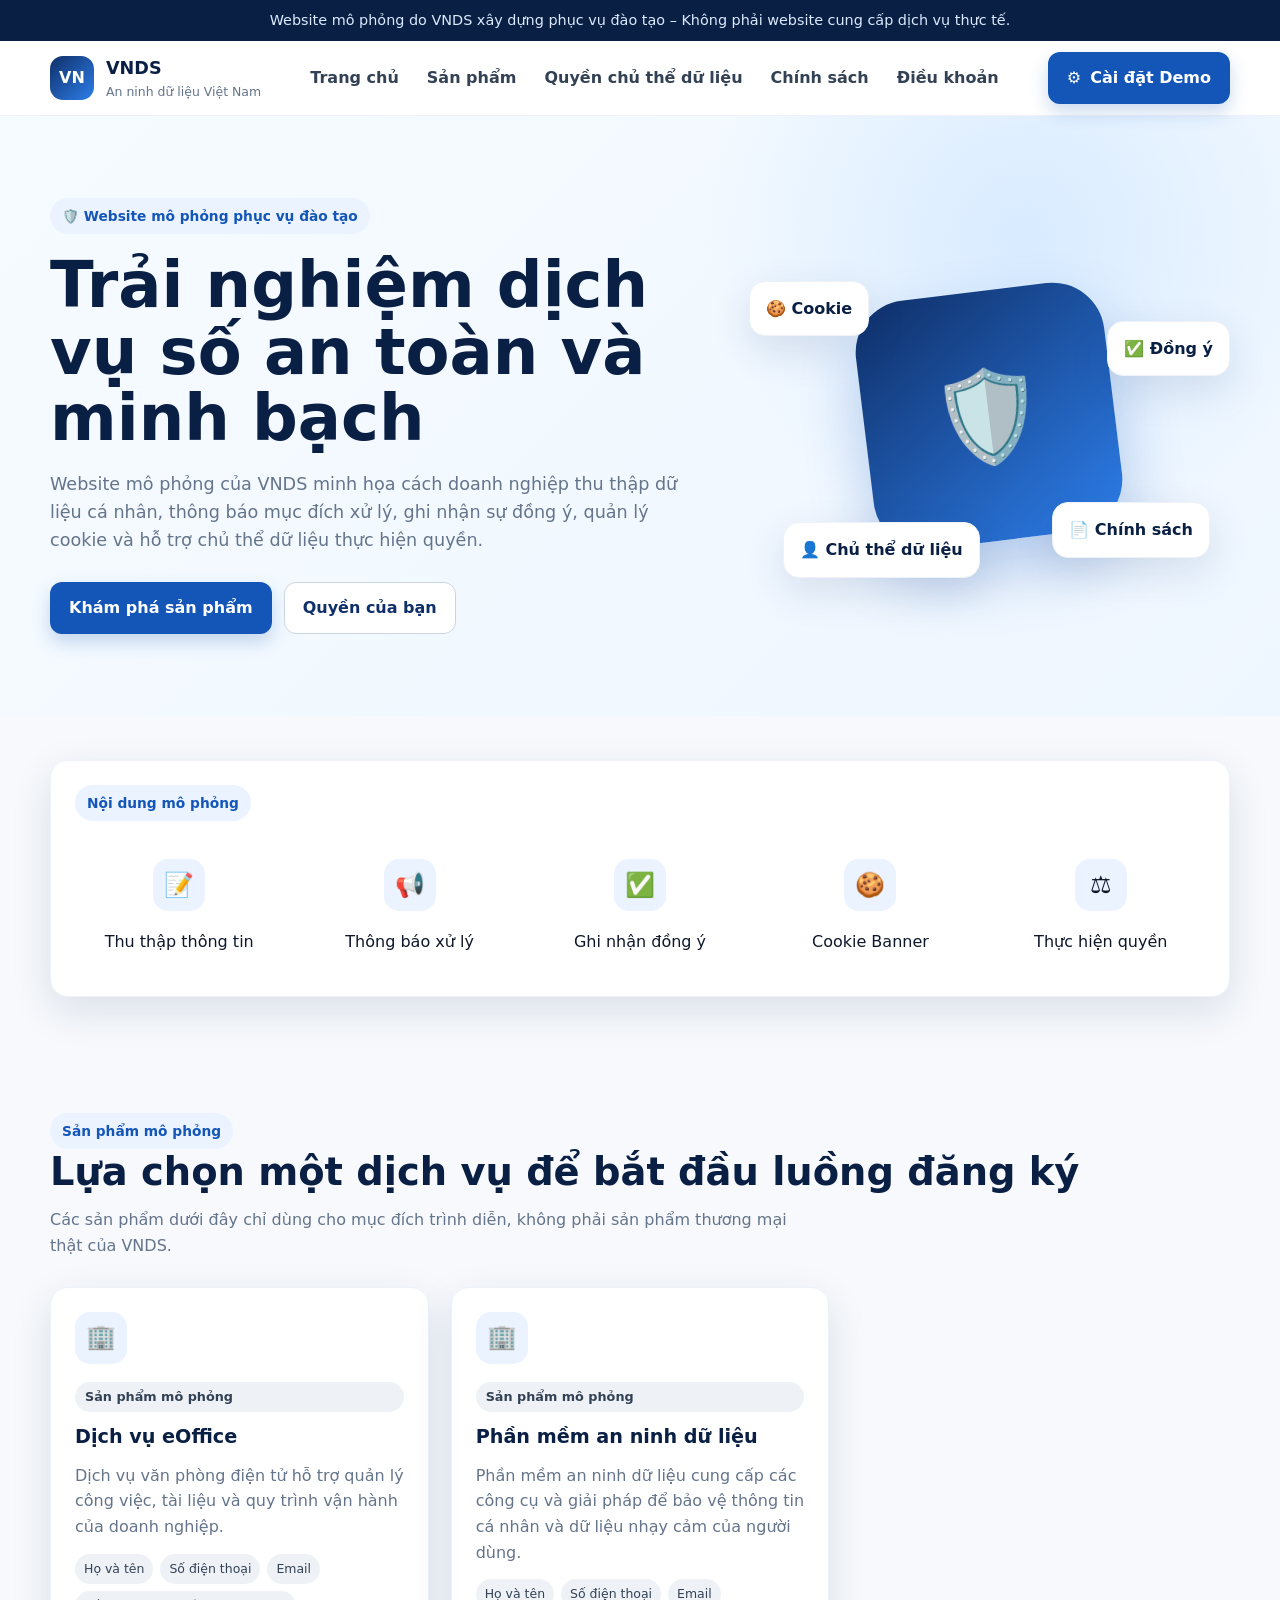
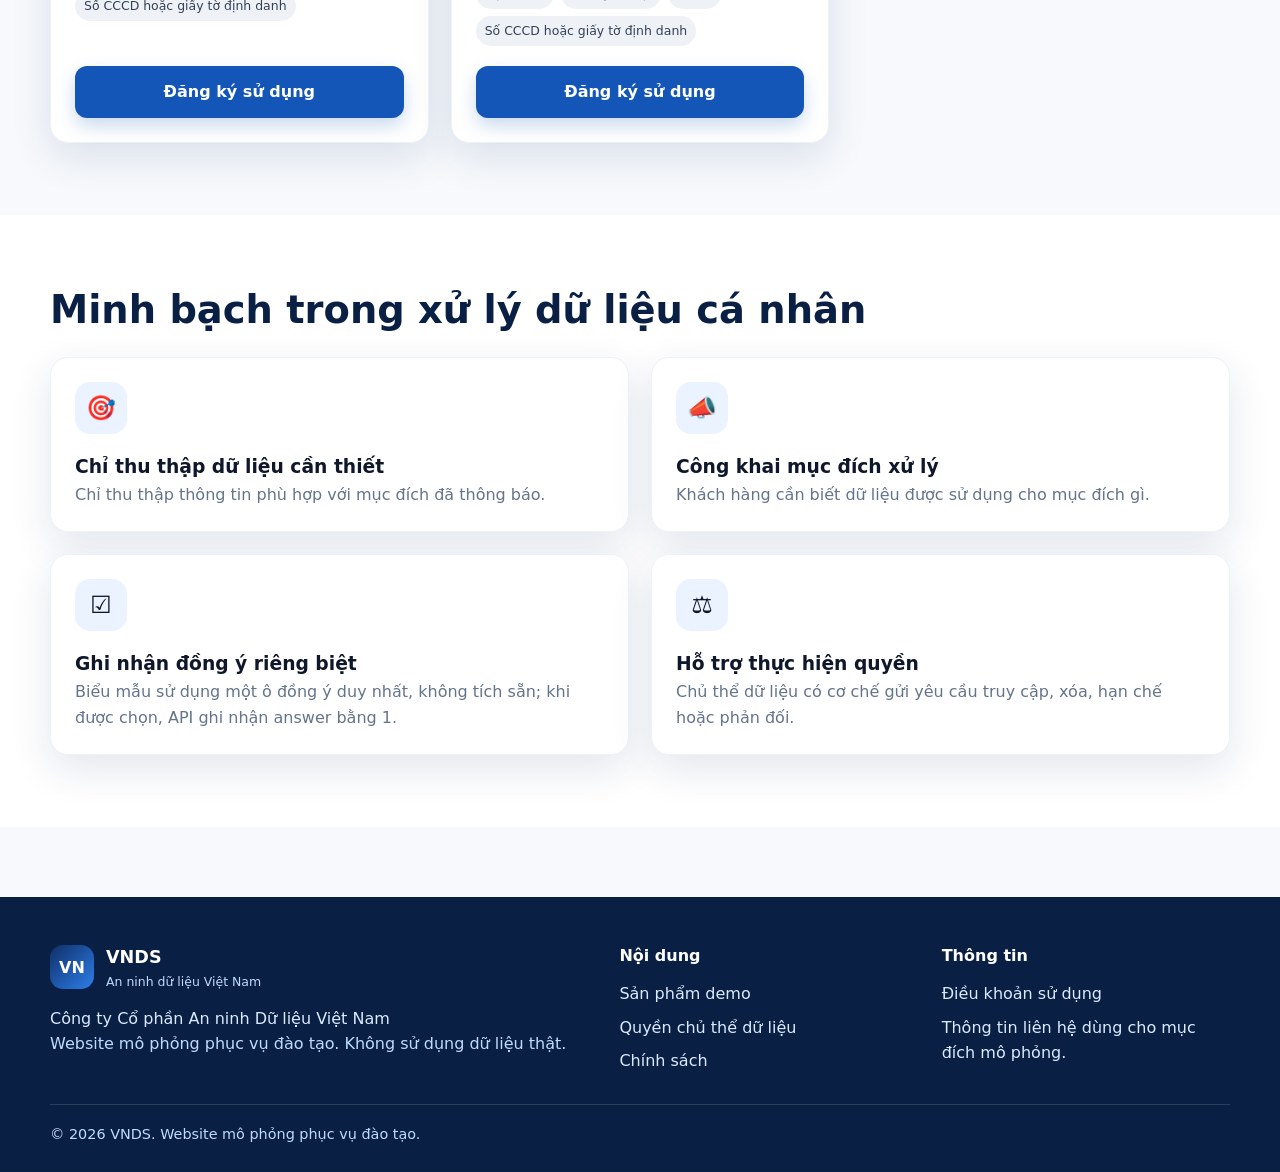
<file: index.html>
<!doctype html>
<html lang="vi">

<head>
    <meta charset="utf-8">
    <meta name="viewport" content="width=device-width,initial-scale=1">
    <meta name="description" content="Website mô phỏng đào tạo bảo vệ dữ liệu cá nhân của VNDS">
    <title>VNDS – Website mô phỏng đào tạo</title>
    <link rel="stylesheet" href="css/reset.css">
    <link rel="stylesheet" href="css/variables.css">
    <link rel="stylesheet" href="css/common.css">
    <link rel="stylesheet" href="css/layout.css">
    <link rel="stylesheet" href="css/components.css">
    <link rel="stylesheet" href="css/pages.css">
    <link rel="stylesheet" href="css/responsive.css">
</head>

<body>
    <div data-site-header></div>
    <main>
        <section class="hero">
            <div class="container hero-grid">
                <div><span class="eyebrow">🛡️ Website mô phỏng phục vụ đào tạo</span>
                    <h1>Trải nghiệm dịch vụ số an toàn và minh bạch</h1>
                    <p>Website mô phỏng của VNDS minh họa cách doanh nghiệp thu thập dữ liệu cá nhân, thông báo mục đích
                        xử lý, ghi nhận sự đồng ý, quản lý cookie và hỗ trợ chủ thể dữ liệu thực hiện quyền.</p>
                    <div class="hero-actions"><a class="btn btn-primary" href="#products">Khám phá sản phẩm</a><a
                            class="btn btn-secondary" href="data-subject-rights.html">Quyền của bạn</a></div>
                </div>
                <div class="hero-visual">
                    <div class="shield-orbit">🛡️</div>
                    <div class="float-card float-a">🍪 Cookie</div>
                    <div class="float-card float-b">✅ Đồng ý</div>
                    <div class="float-card float-c">👤 Chủ thể dữ liệu</div>
                    <div class="float-card float-d">📄 Chính sách</div>
                </div>
            </div>
        </section>
        <section class="section-sm">
            <div class="container">
                <div class="card"><span class="eyebrow">Nội dung mô phỏng</span>
                    <div class="grid training-grid" style="margin-top:20px">
                        <div class="training-item">
                            <div class="card-icon">📝</div>Thu thập thông tin
                        </div>
                        <div class="training-item">
                            <div class="card-icon">📢</div>Thông báo xử lý
                        </div>
                        <div class="training-item">
                            <div class="card-icon">✅</div>Ghi nhận đồng ý
                        </div>
                        <div class="training-item">
                            <div class="card-icon">🍪</div>Cookie Banner
                        </div>
                        <div class="training-item">
                            <div class="card-icon">⚖️</div>Thực hiện quyền
                        </div>
                    </div>
                </div>
            </div>
        </section>
        <section class="section" id="products">
            <div class="container"><span class="eyebrow">Sản phẩm mô phỏng</span>
                <h2 class="section-title">Lựa chọn một dịch vụ để bắt đầu luồng đăng ký</h2>
                <p class="section-subtitle">Các sản phẩm dưới đây chỉ dùng cho mục đích trình diễn, không phải sản phẩm
                    thương mại thật của VNDS.</p>
                <div class="grid grid-3" id="productGrid" style="margin-top:28px"></div>
            </div>
        </section>
        <section class="section" style="background:white">
            <div class="container">
                <h2 class="section-title">Minh bạch trong xử lý dữ liệu cá nhân</h2>
                <div class="grid grid-2" style="margin-top:24px">
                    <div class="card">
                        <div class="card-icon">🎯</div>
                        <h3>Chỉ thu thập dữ liệu cần thiết</h3>
                        <p class="muted">Chỉ thu thập thông tin phù hợp với mục đích đã thông báo.</p>
                    </div>
                    <div class="card">
                        <div class="card-icon">📣</div>
                        <h3>Công khai mục đích xử lý</h3>
                        <p class="muted">Khách hàng cần biết dữ liệu được sử dụng cho mục đích gì.</p>
                    </div>
                    <div class="card">
                        <div class="card-icon">☑️</div>
                        <h3>Ghi nhận đồng ý riêng biệt</h3>
                        <p class="muted">Biểu mẫu sử dụng một ô đồng ý duy nhất, không tích sẵn; khi được chọn, API ghi
                            nhận answer bằng 1.</p>
                    </div>
                    <div class="card">
                        <div class="card-icon">⚖️</div>
                        <h3>Hỗ trợ thực hiện quyền</h3>
                        <p class="muted">Chủ thể dữ liệu có cơ chế gửi yêu cầu truy cập, xóa, hạn chế hoặc phản đối.</p>
                    </div>
                </div>
            </div>
        </section>
    </main>
    <div data-site-footer></div>
    <script src="js/data.js"></script>
    <script src="js/storage.js"></script>
    <script src="js/utils.js"></script>
    <script src="js/api.js"></script>
    <script src="js/toast.js"></script>
    <script src="js/modal.js"></script>
    <script src="js/layout.js"></script>
    <script src="js/cookie-banner.js"></script>
    <script src="js/settings.js"></script>
    <script src="js/products.js"></script>
    <script src="js/registration.js"></script>
    <script src="js/rights.js"></script>
    <script src="js/right-request.js"></script>
    <script src="js/privacy-policy.js"></script>
    <script src="js/app.js"></script>
</body>

</html>
</file>
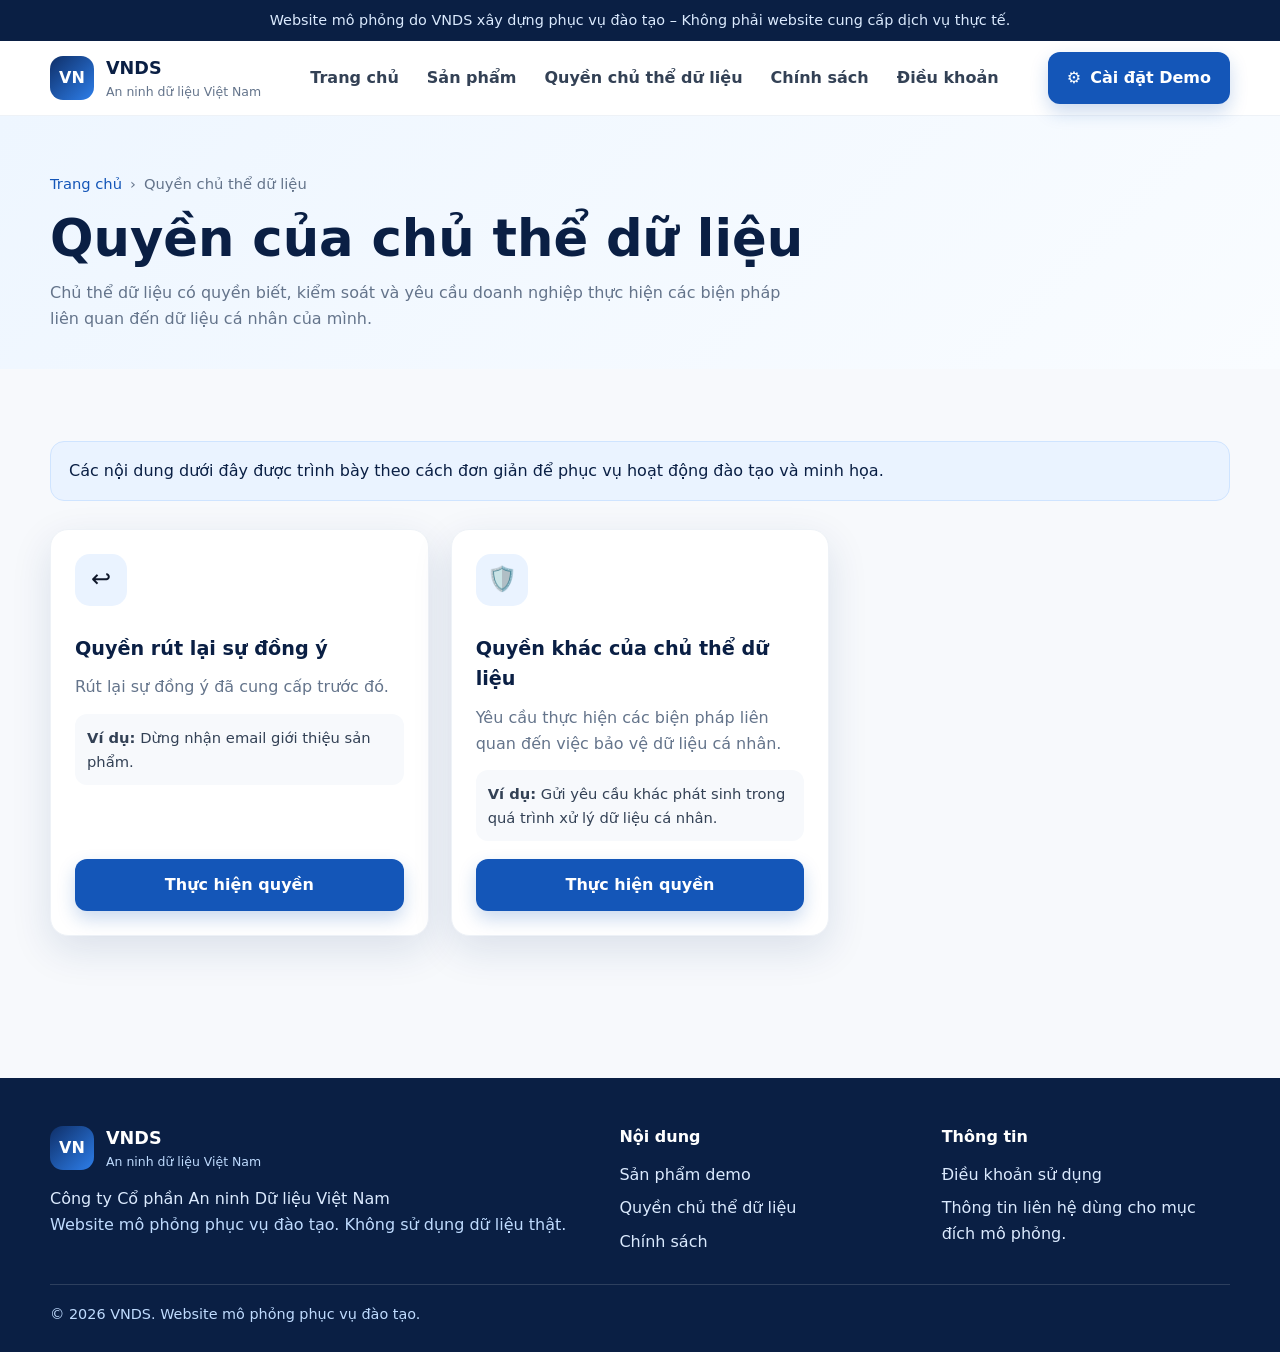
<file: data-subject-rights.html>
<!doctype html>
<html lang="vi">

<head>
    <meta charset="utf-8">
    <meta name="viewport" content="width=device-width,initial-scale=1">
    <meta name="description" content="Website mô phỏng đào tạo bảo vệ dữ liệu cá nhân của VNDS">
    <title>Quyền chủ thể dữ liệu – VNDS</title>
    <link rel="stylesheet" href="css/reset.css">
    <link rel="stylesheet" href="css/variables.css">
    <link rel="stylesheet" href="css/common.css">
    <link rel="stylesheet" href="css/layout.css">
    <link rel="stylesheet" href="css/components.css">
    <link rel="stylesheet" href="css/pages.css">
    <link rel="stylesheet" href="css/responsive.css">
</head>

<body>
    <div data-site-header></div>
    <main>
        <section class="page-hero">
            <div class="container">
                <div class="breadcrumbs"><a href="index.html">Trang chủ</a><span>›</span><span>Quyền chủ thể dữ
                        liệu</span></div>
                <h1>Quyền của chủ thể dữ liệu</h1>
                <p class="section-subtitle">Chủ thể dữ liệu có quyền biết, kiểm soát và yêu cầu doanh nghiệp thực hiện
                    các biện pháp liên quan đến dữ liệu cá nhân của mình.</p>
            </div>
        </section>
        <section class="section">
            <div class="container">
                <div class="notice">Các nội dung dưới đây được trình bày theo cách đơn giản để phục vụ hoạt động đào tạo
                    và minh họa.</div>
                <div class="grid grid-3" id="rightsGrid" style="margin-top:28px"></div>
            </div>
        </section>
    </main>
    <div data-site-footer></div>
    <script src="js/data.js"></script>
    <script src="js/storage.js"></script>
    <script src="js/utils.js"></script>
    <script src="js/api.js"></script>
    <script src="js/toast.js"></script>
    <script src="js/modal.js"></script>
    <script src="js/layout.js"></script>
    <script src="js/cookie-banner.js"></script>
    <script src="js/settings.js"></script>
    <script src="js/products.js"></script>
    <script src="js/registration.js"></script>
    <script src="js/rights.js"></script>
    <script src="js/right-request.js"></script>
    <script src="js/privacy-policy.js"></script>
    <script src="js/app.js"></script>
</body>

</html>
</file>
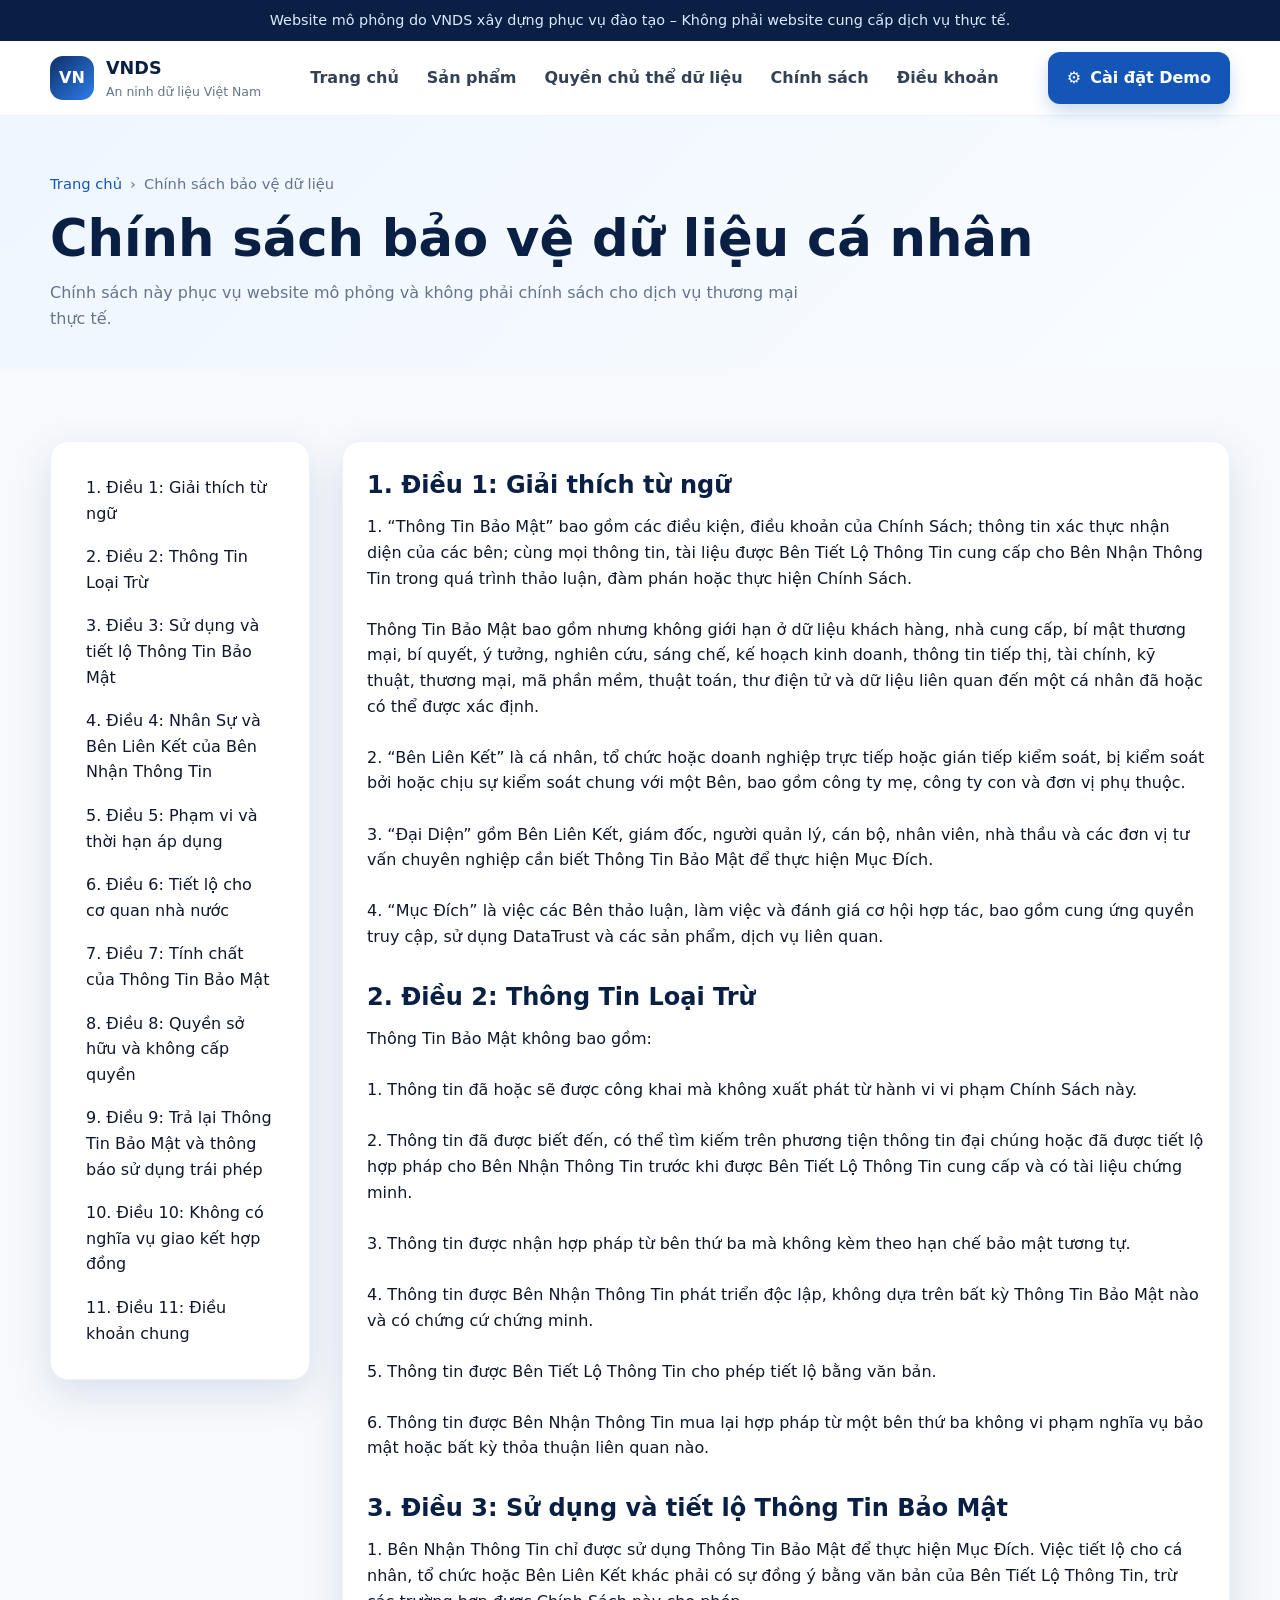
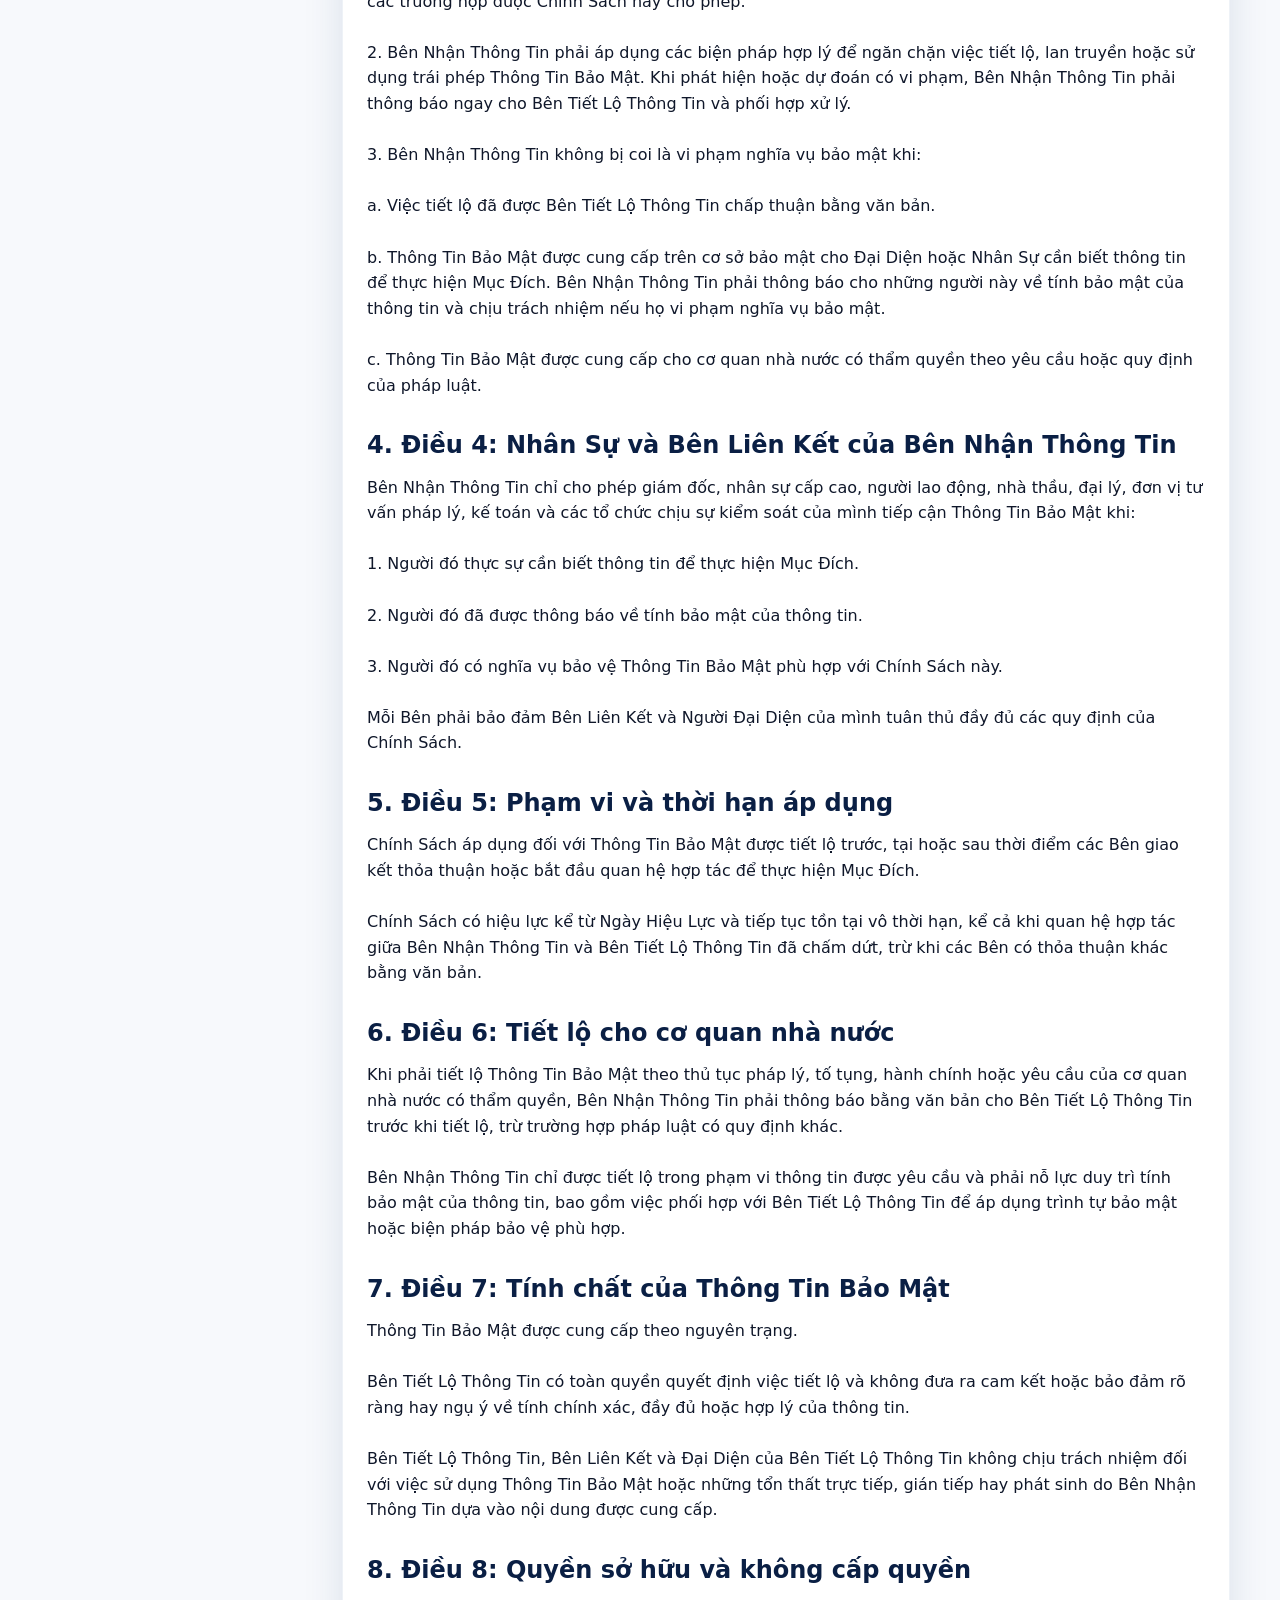
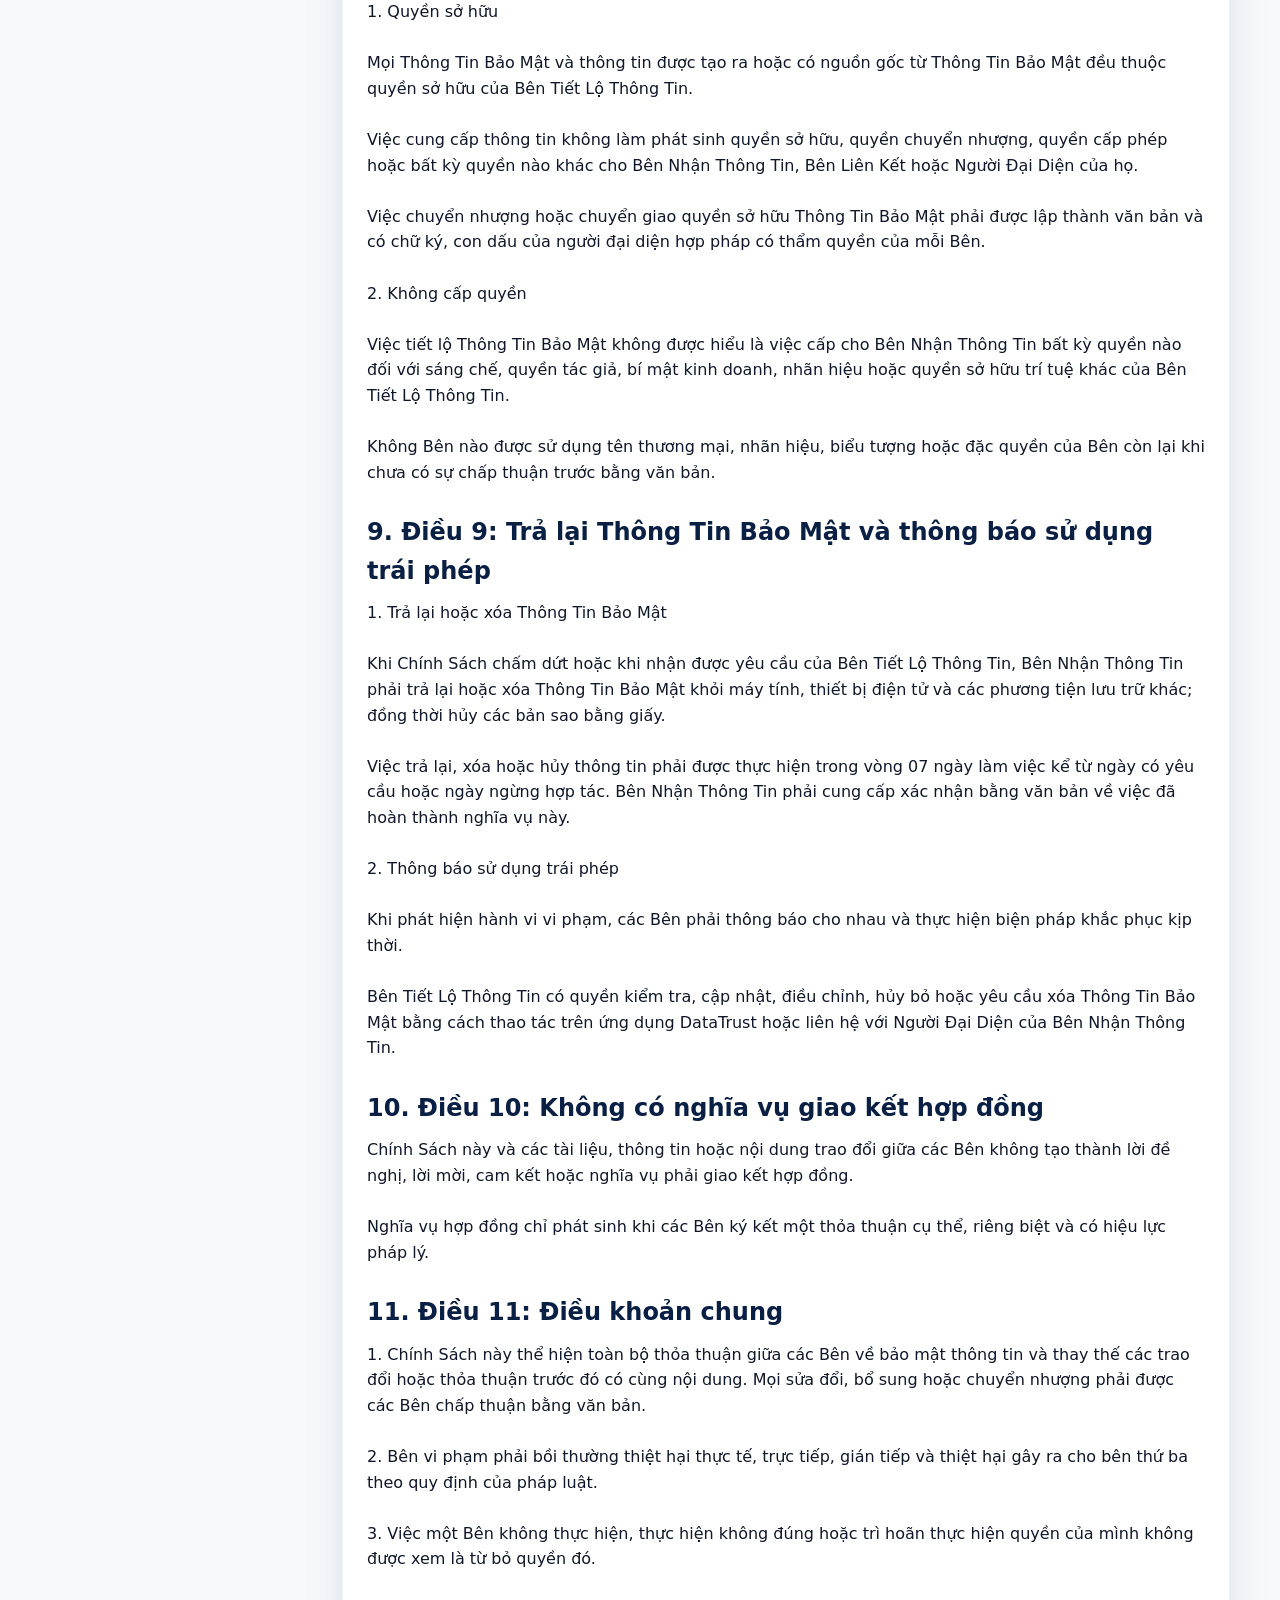
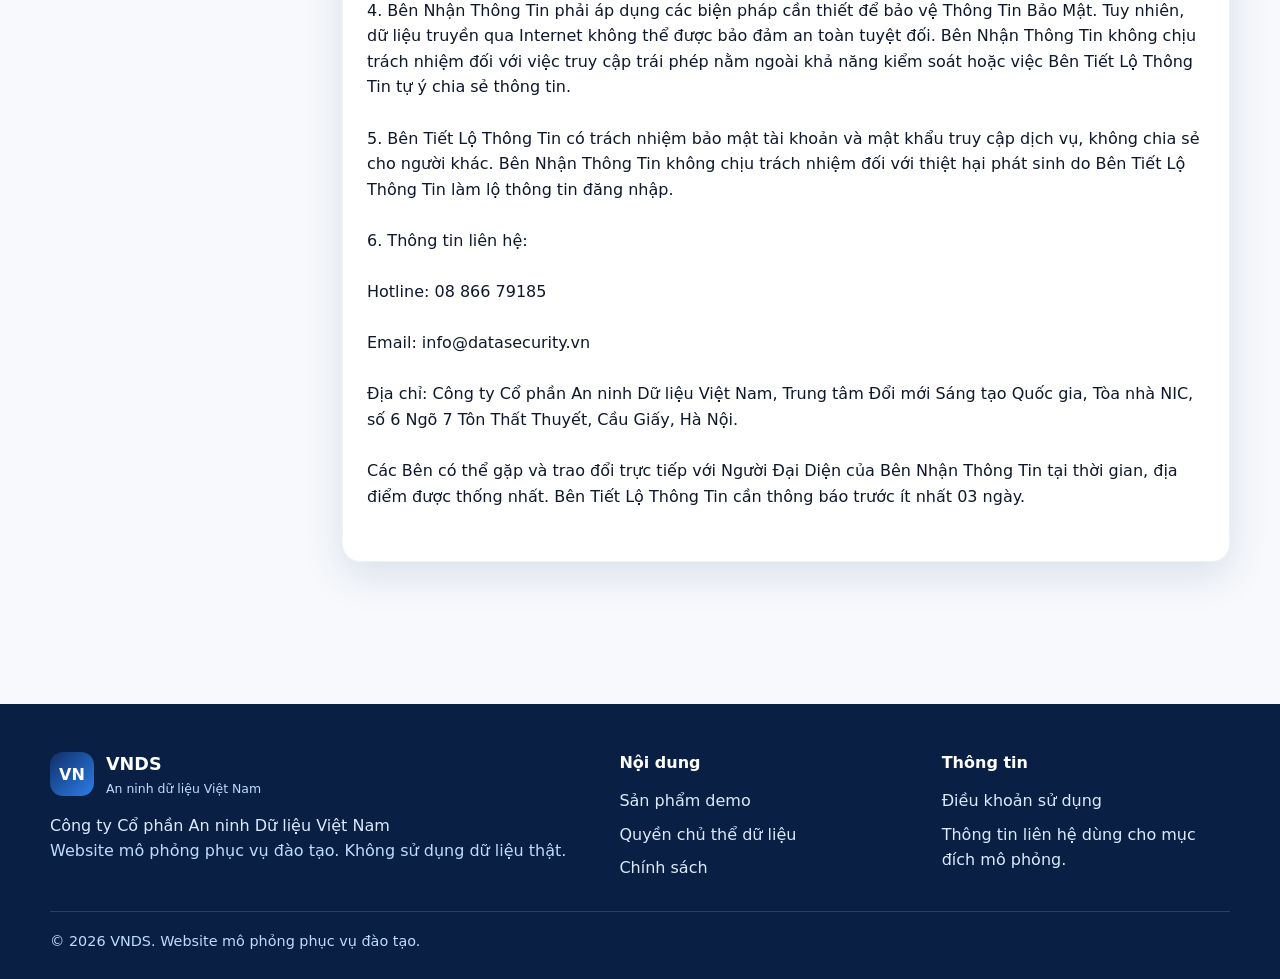
<file: privacy-policy.html>
<!doctype html>
<html lang="vi">

<head>
    <meta charset="utf-8">
    <meta name="viewport" content="width=device-width,initial-scale=1">
    <meta name="description" content="Website mô phỏng đào tạo bảo vệ dữ liệu cá nhân của VNDS">
    <title>Chính sách bảo vệ dữ liệu – VNDS</title>
    <link rel="stylesheet" href="css/reset.css">
    <link rel="stylesheet" href="css/variables.css">
    <link rel="stylesheet" href="css/common.css">
    <link rel="stylesheet" href="css/layout.css">
    <link rel="stylesheet" href="css/components.css">
    <link rel="stylesheet" href="css/pages.css">
    <link rel="stylesheet" href="css/responsive.css">
</head>

<body>
    <div data-site-header></div>
    <main>
        <section class="page-hero">
            <div class="container">
                <div class="breadcrumbs"><a href="index.html">Trang chủ</a><span>›</span><span>Chính sách bảo vệ dữ
                        liệu</span></div>
                <h1>Chính sách bảo vệ dữ liệu cá nhân</h1>
                <p class="section-subtitle">Chính sách này phục vụ website mô phỏng và không phải chính sách cho dịch vụ
                    thương mại thực tế.</p>
            </div>
        </section>
        <section class="section">
            <div class="container policy-layout">
                <aside class="card policy-toc" id="policyToc"></aside>
                <div class="card policy-content" id="policyContent"></div>
            </div>
        </section>
    </main>
    <div data-site-footer></div>
    <script>document.addEventListener('DOMContentLoaded', () => VNDS_POLICY.render('privacy'))</script>
    <script src="js/data.js"></script>
    <script src="js/storage.js"></script>
    <script src="js/utils.js"></script>
    <script src="js/api.js"></script>
    <script src="js/toast.js"></script>
    <script src="js/modal.js"></script>
    <script src="js/layout.js"></script>
    <script src="js/cookie-banner.js"></script>
    <script src="js/settings.js"></script>
    <script src="js/products.js"></script>
    <script src="js/registration.js"></script>
    <script src="js/rights.js"></script>
    <script src="js/right-request.js"></script>
    <script src="js/privacy-policy.js"></script>
    <script src="js/app.js"></script>
</body>

</html>
</file>
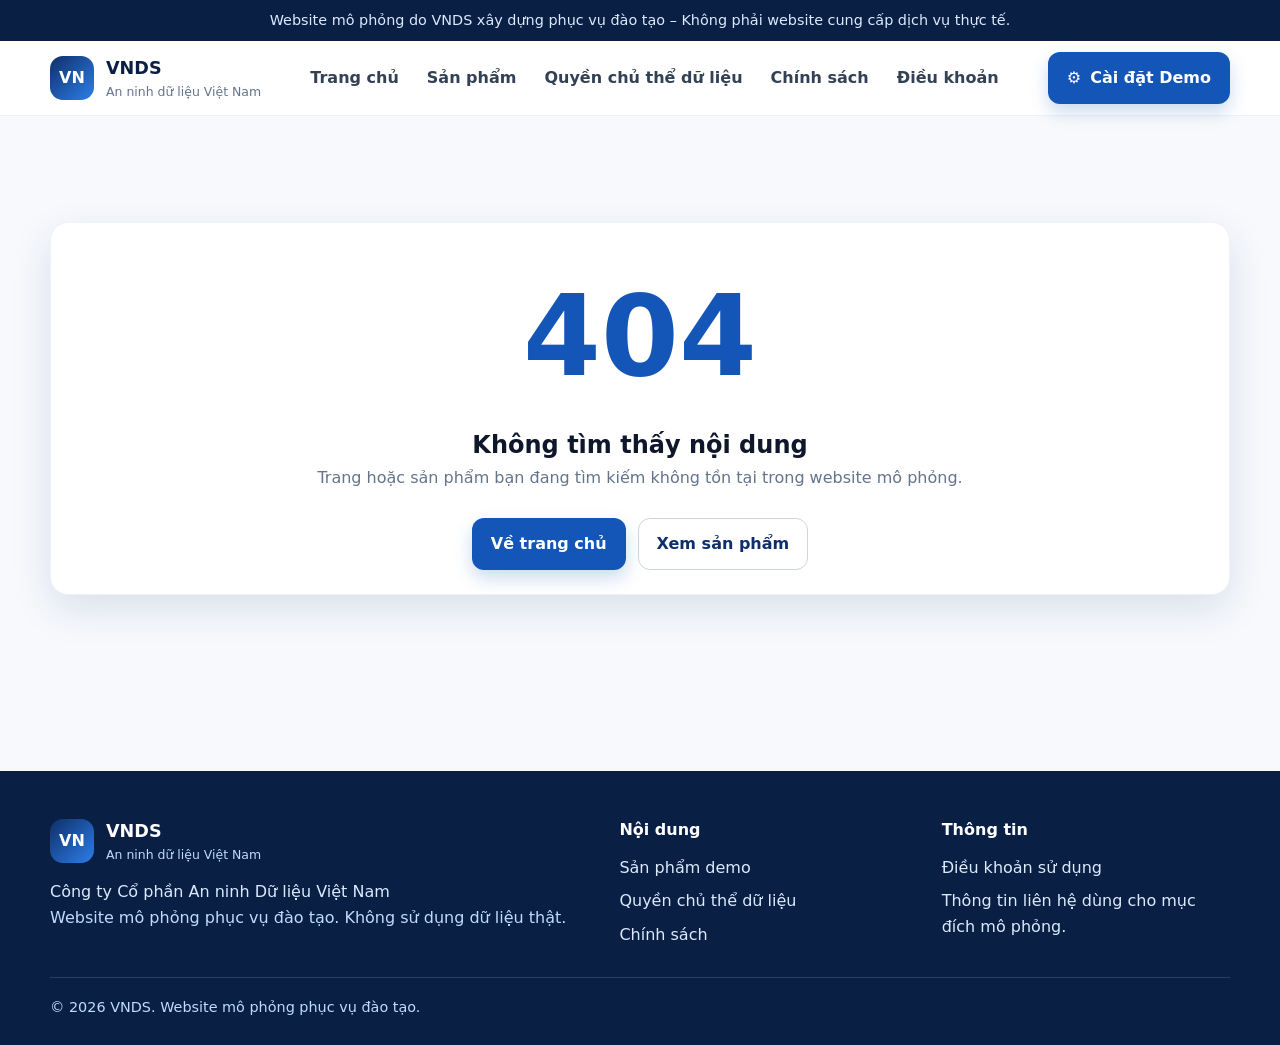
<file: product-register.html>
<!doctype html>
<html lang="vi">
<head>
  <meta charset="utf-8">
  <meta name="viewport" content="width=device-width,initial-scale=1">
  <meta name="description" content="Website mô phỏng đào tạo bảo vệ dữ liệu cá nhân của VNDS">
  <title>Đăng ký sản phẩm demo – VNDS</title>
  <link rel="stylesheet" href="css/reset.css">
  <link rel="stylesheet" href="css/variables.css">
  <link rel="stylesheet" href="css/common.css">
  <link rel="stylesheet" href="css/layout.css">
  <link rel="stylesheet" href="css/components.css">
  <link rel="stylesheet" href="css/pages.css">
  <link rel="stylesheet" href="css/responsive.css">
</head>
<body>
  <div data-site-header></div>

  <main>
    <section class="page-hero">
      <div class="container">
        <div class="breadcrumbs">
          <a href="index.html">Trang chủ</a><span>›</span><span>Đăng ký sản phẩm</span>
        </div>
        <h1>Đăng ký sử dụng sản phẩm mô phỏng</h1>
        <p class="section-subtitle">Biểu mẫu này gửi trực tiếp dữ liệu đồng ý về DataTrust theo định dạng multipart/form-data.</p>
      </div>
    </section>

    <section class="section">
      <div class="container register-layout">
        <aside class="card product-summary">
          <div class="card-icon" id="productIcon"></div>
          <span class="badge" id="productCategory"></span>
          <h2 id="productName"></h2>
          <p class="muted" id="productDescription"></p>

          <h3 style="margin-top:20px">Dữ liệu được gửi</h3>
          <div class="data-list" id="productData"></div>

          <div class="notice" style="margin-top:18px">
            <strong>Luồng đồng ý:</strong><br>
            Khách hàng điền 4 trường thông tin, chọn đúng một ô đồng ý rồi nhấn Đăng ký sử dụng.
          </div>
        </aside>

        <form class="card" id="registrationForm" novalidate>
          <div class="form-section">
            <h3>1. Thông tin khách hàng</h3>
            <div class="grid grid-2">
              <div class="form-group">
                <label for="value-name">Họ và tên *</label>
                <input class="form-control" id="value-name" name="value-name" autocomplete="name">
                <div class="field-error" data-error-for="value-name"></div>
              </div>

              <div class="form-group">
                <label for="value-number-phone">Số điện thoại *</label>
                <input class="form-control" id="value-number-phone" name="value-number-phone" inputmode="tel" autocomplete="tel">
                <div class="field-error" data-error-for="value-number-phone"></div>
              </div>

              <div class="form-group">
                <label for="value-email">Email *</label>
                <input class="form-control" id="value-email" name="value-email" type="email" autocomplete="email">
                <div class="field-error" data-error-for="value-email"></div>
              </div>

              <div class="form-group">
                <label for="value-card">CCCD/Giấy tờ định danh *</label>
                <input class="form-control" id="value-card" name="value-card" inputmode="numeric" autocomplete="off">
                <div class="field-error" data-error-for="value-card"></div>
              </div>
            </div>
          </div>

          <div class="form-section">
            <h3>2. Thông tin sản phẩm</h3>
            <div class="notice">
              <strong id="selectedProductName"></strong>
            </div>
          </div>

          <div class="form-section">
            <h3>3. Xác nhận đồng ý</h3>
            <div class="consent-box">
              <div>
                <label class="checkbox-row">
                  <input type="checkbox" id="consent-confirm" name="consent-confirm">
                  <span>
                    Tôi đã đọc nội dung thông báo và đồng ý cho VNDS xử lý dữ liệu cá nhân để tiếp nhận đăng ký sử dụng sản phẩm này.
                    <button type="button" class="inline-link" data-open-policy="privacy">Xem nội dung thông báo</button>
                  </span>
                </label>
                <div class="field-error" data-error-for="consent-confirm"></div>
              </div>
            </div>
          </div>

          <div id="apiIntegrationStatus" class="notice" style="margin-top:18px"></div>
          <div id="apiSubmitError" class="field-error" style="margin-top:10px"></div>

          <div class="form-actions">
            <a class="btn btn-secondary" href="index.html">Quay lại</a>
            <button class="btn btn-primary" id="registrationSubmit" type="submit">Đăng ký sử dụng</button>
          </div>
        </form>
      </div>
    </section>
  </main>

  <div data-site-footer></div>
  <script src="js/data.js"></script>
  <script src="js/storage.js"></script>
  <script src="js/utils.js"></script>
  <script src="js/api.js"></script>
  <script src="js/toast.js"></script>
  <script src="js/modal.js"></script>
  <script src="js/layout.js"></script>
  <script src="js/cookie-banner.js"></script>
  <script src="js/settings.js"></script>
  <script src="js/products.js"></script>
  <script src="js/registration.js"></script>
  <script src="js/rights.js"></script>
  <script src="js/right-request.js"></script>
  <script src="js/privacy-policy.js"></script>
  <script src="js/app.js"></script>
</body>
</html>
</file>
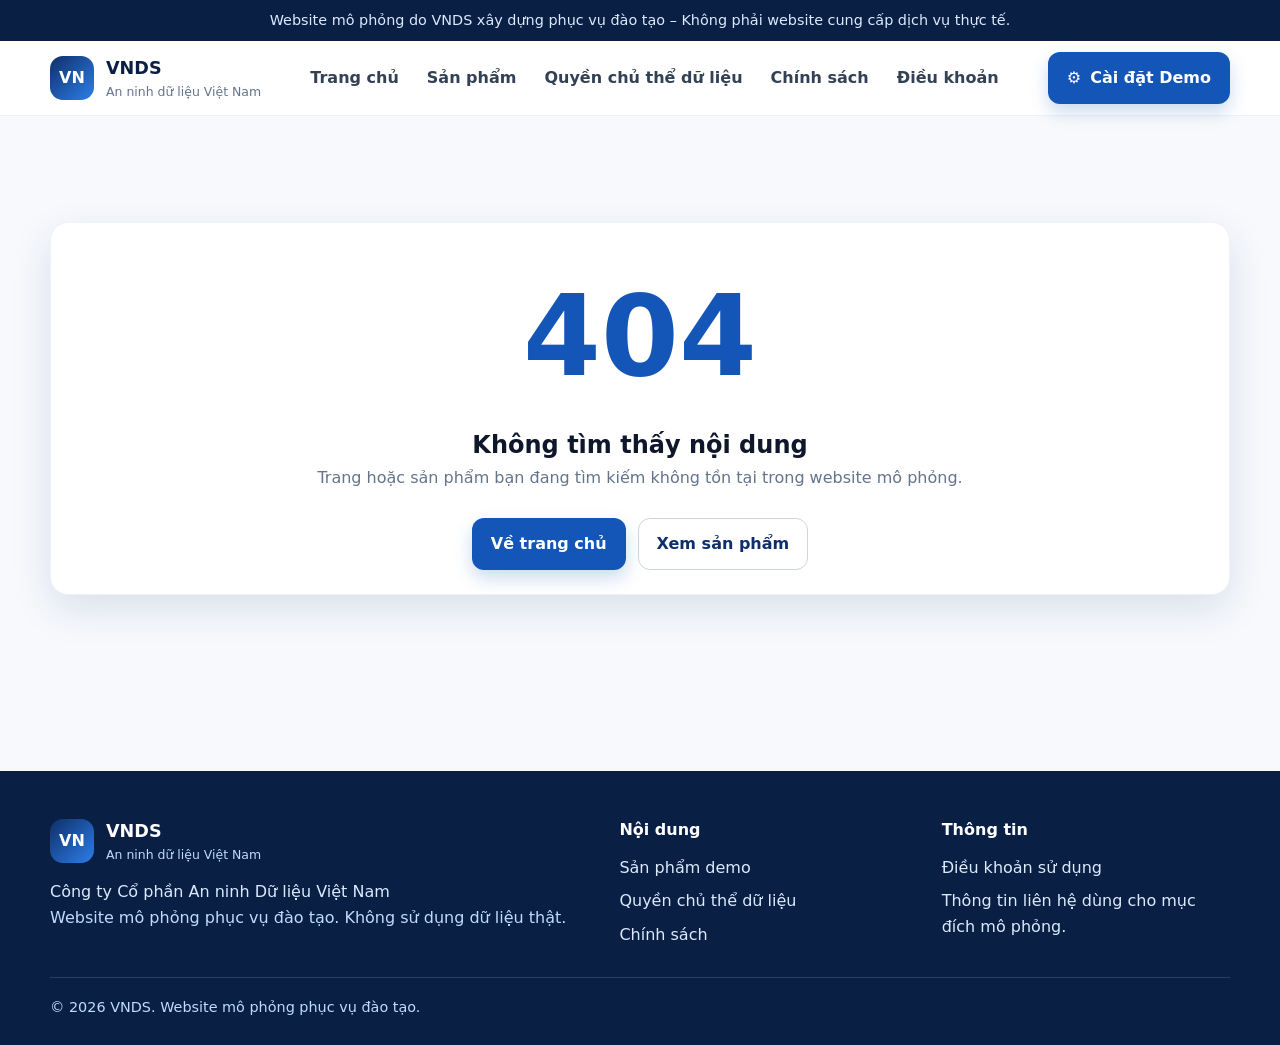
<file: right-request.html>
<!doctype html>
<html lang="vi">

<head>
    <meta charset="utf-8">
    <meta name="viewport" content="width=device-width,initial-scale=1">
    <meta name="description" content="Website mô phỏng đào tạo bảo vệ dữ liệu cá nhân của VNDS">
    <title>Gửi yêu cầu thực hiện quyền – VNDS</title>
    <link rel="stylesheet" href="css/reset.css">
    <link rel="stylesheet" href="css/variables.css">
    <link rel="stylesheet" href="css/common.css">
    <link rel="stylesheet" href="css/layout.css">
    <link rel="stylesheet" href="css/components.css">
    <link rel="stylesheet" href="css/pages.css">
    <link rel="stylesheet" href="css/responsive.css">
</head>

<body>
    <div data-site-header></div>
    <main>
        <section class="page-hero">
            <div class="container">
                <div class="breadcrumbs"><a href="index.html">Trang chủ</a><span>›</span><a
                        href="data-subject-rights.html">Quyền chủ thể dữ liệu</a><span>›</span><span>Gửi yêu cầu</span>
                </div>
                <h1 id="rightName">Gửi yêu cầu thực hiện quyền</h1>
                <p class="section-subtitle" id="rightDescription"></p>
            </div>
        </section>
        <section class="section">
            <div class="container">
                <form class="card" id="rightRequestForm" novalidate>
                    <div class="grid grid-2">
                        <div class="form-group"><label for="rrFullName">Họ và tên *</label><input class="form-control"
                                id="rrFullName" name="fullName">
                            <div class="field-error" data-error-for="fullName"></div>
                        </div>
                        <div class="form-group"><label for="rrEmail">Email *</label><input class="form-control"
                                id="rrEmail" name="email">
                            <div class="field-error" data-error-for="email"></div>
                        </div>
                        <div class="form-group"><label for="rrPhone">Số điện thoại *</label><input class="form-control"
                                id="rrPhone" name="phone">
                            <div class="field-error" data-error-for="phone"></div>
                        </div>
                        <div class="form-group"><label for="rrIdentity">CCCD/Giấy tờ định danh</label><input
                                class="form-control" id="rrIdentity" name="identityNumber"></div>
                        <div class="form-group"><label for="rrProduct">Sản phẩm/Dịch vụ liên quan</label><input
                                class="form-control" id="rrProduct" name="product"></div>
                        <div class="form-group"><label for="rrCode">Mã đăng ký liên quan</label><input
                                class="form-control" id="rrCode" name="registrationCode"></div>
                        <div class="form-group"><label for="rrType">Loại quyền</label><input class="form-control"
                                id="rrType" name="rightType" readonly></div>
                        <div class="form-group"><label for="rrResponse">Phương thức phản hồi</label><select
                                class="form-control" id="rrResponse" name="responseMethod">
                                <option>Email</option>
                                <option>Điện thoại</option>
                            </select></div>
                    </div>
                    <div class="form-group" style="margin-top:14px"><label for="rrContent">Nội dung yêu cầu
                            *</label><textarea class="form-control" id="rrContent" name="requestContent"></textarea>
                        <div class="field-error" data-error-for="requestContent"></div>
                    </div>
                    <div class="form-group" style="margin-top:14px"><label for="rrFile">Tài liệu bổ sung (mô
                            phỏng)</label><input class="form-control" id="rrFile" type="file"></div>
                    <div class="consent-box" style="margin-top:18px"><label class="checkbox-row"><input type="checkbox"
                                name="confirmAccuracy"><span>Tôi xác nhận thông tin cung cấp là chính
                                xác.</span></label><label class="checkbox-row"><input type="checkbox"
                                name="confirmProcess"><span>Tôi đồng ý cho xử lý thông tin nhằm xác minh và giải quyết
                                yêu cầu.</span></label></div>
                    <div class="form-actions"><a class="btn btn-secondary" href="data-subject-rights.html">Quay
                            lại</a><button class="btn btn-primary" type="submit">Gửi yêu cầu</button></div>
                </form>
            </div>
        </section>
    </main>
    <div data-site-footer></div>
    <script src="js/data.js"></script>
    <script src="js/storage.js"></script>
    <script src="js/utils.js"></script>
    <script src="js/api.js"></script>
    <script src="js/toast.js"></script>
    <script src="js/modal.js"></script>
    <script src="js/layout.js"></script>
    <script src="js/cookie-banner.js"></script>
    <script src="js/settings.js"></script>
    <script src="js/products.js"></script>
    <script src="js/registration.js"></script>
    <script src="js/rights.js"></script>
    <script src="js/right-request.js"></script>
    <script src="js/privacy-policy.js"></script>
    <script src="js/app.js"></script>
</body>

</html>
</file>
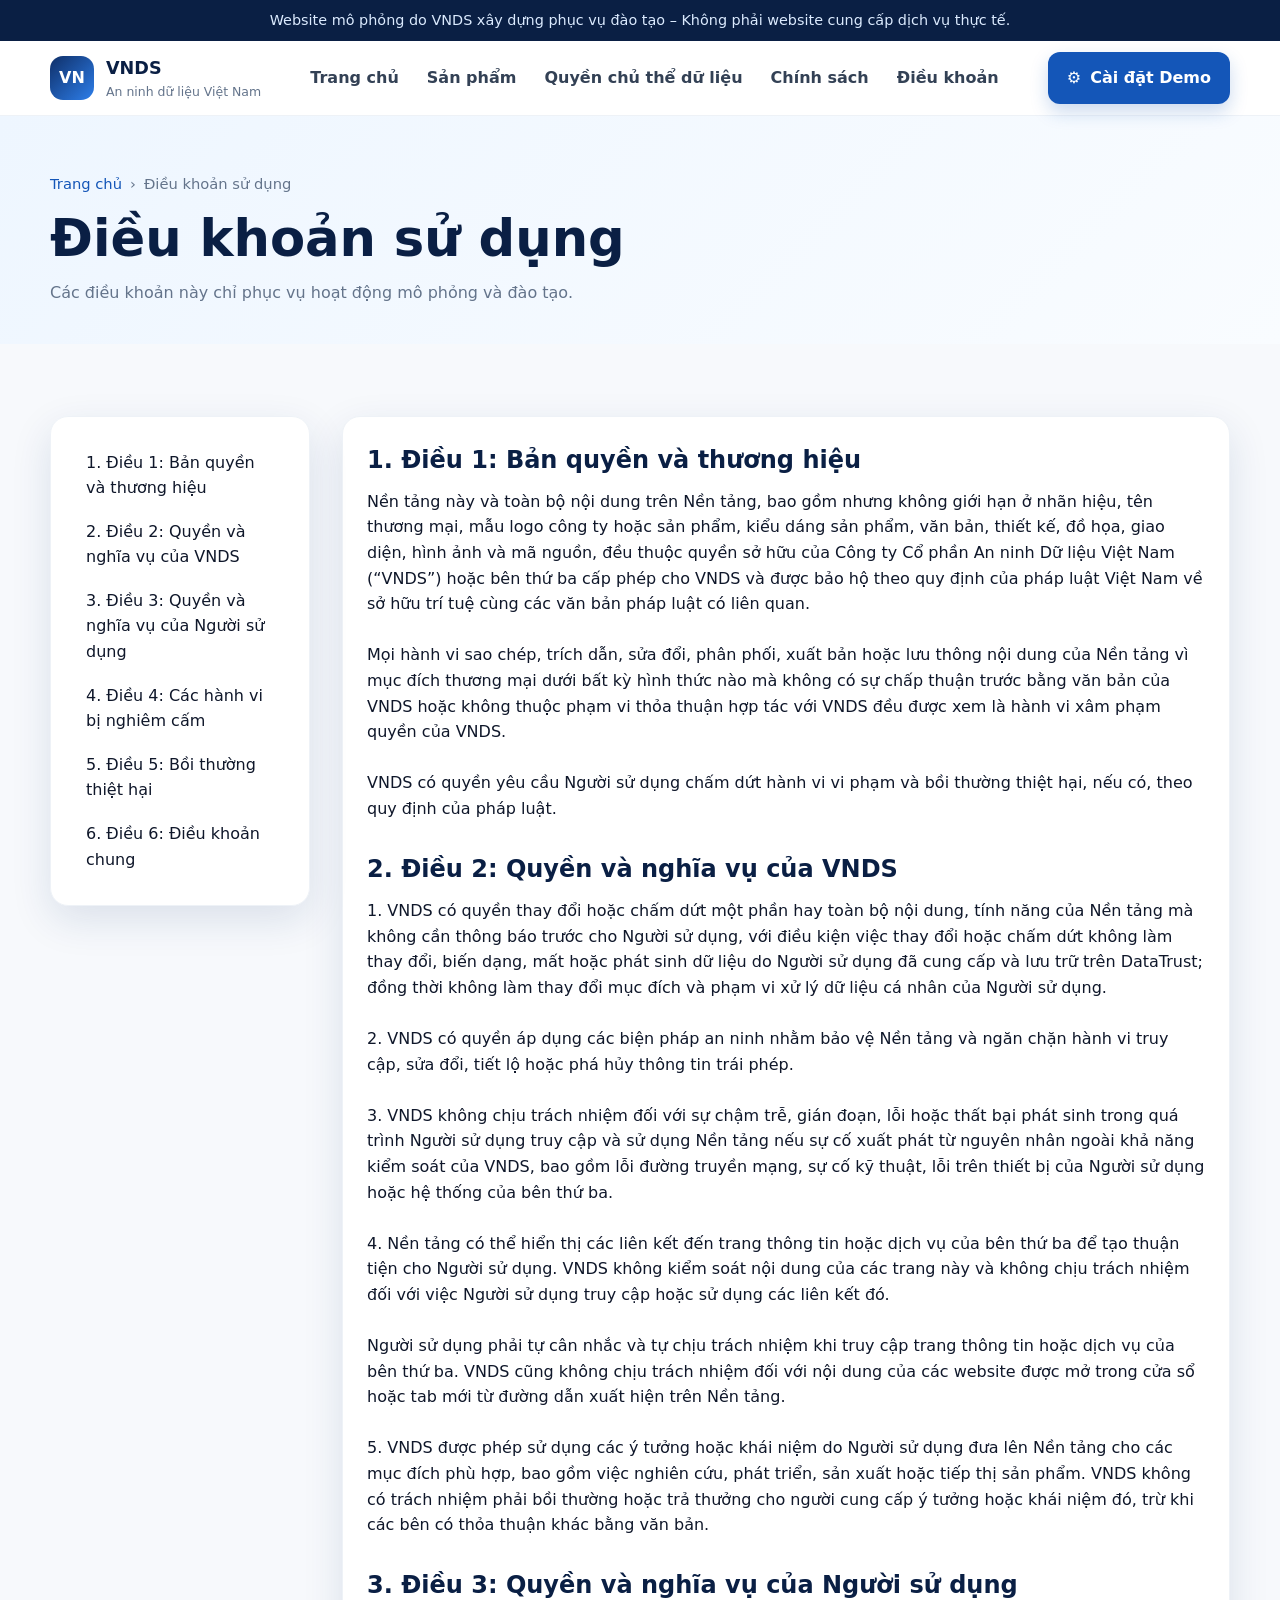
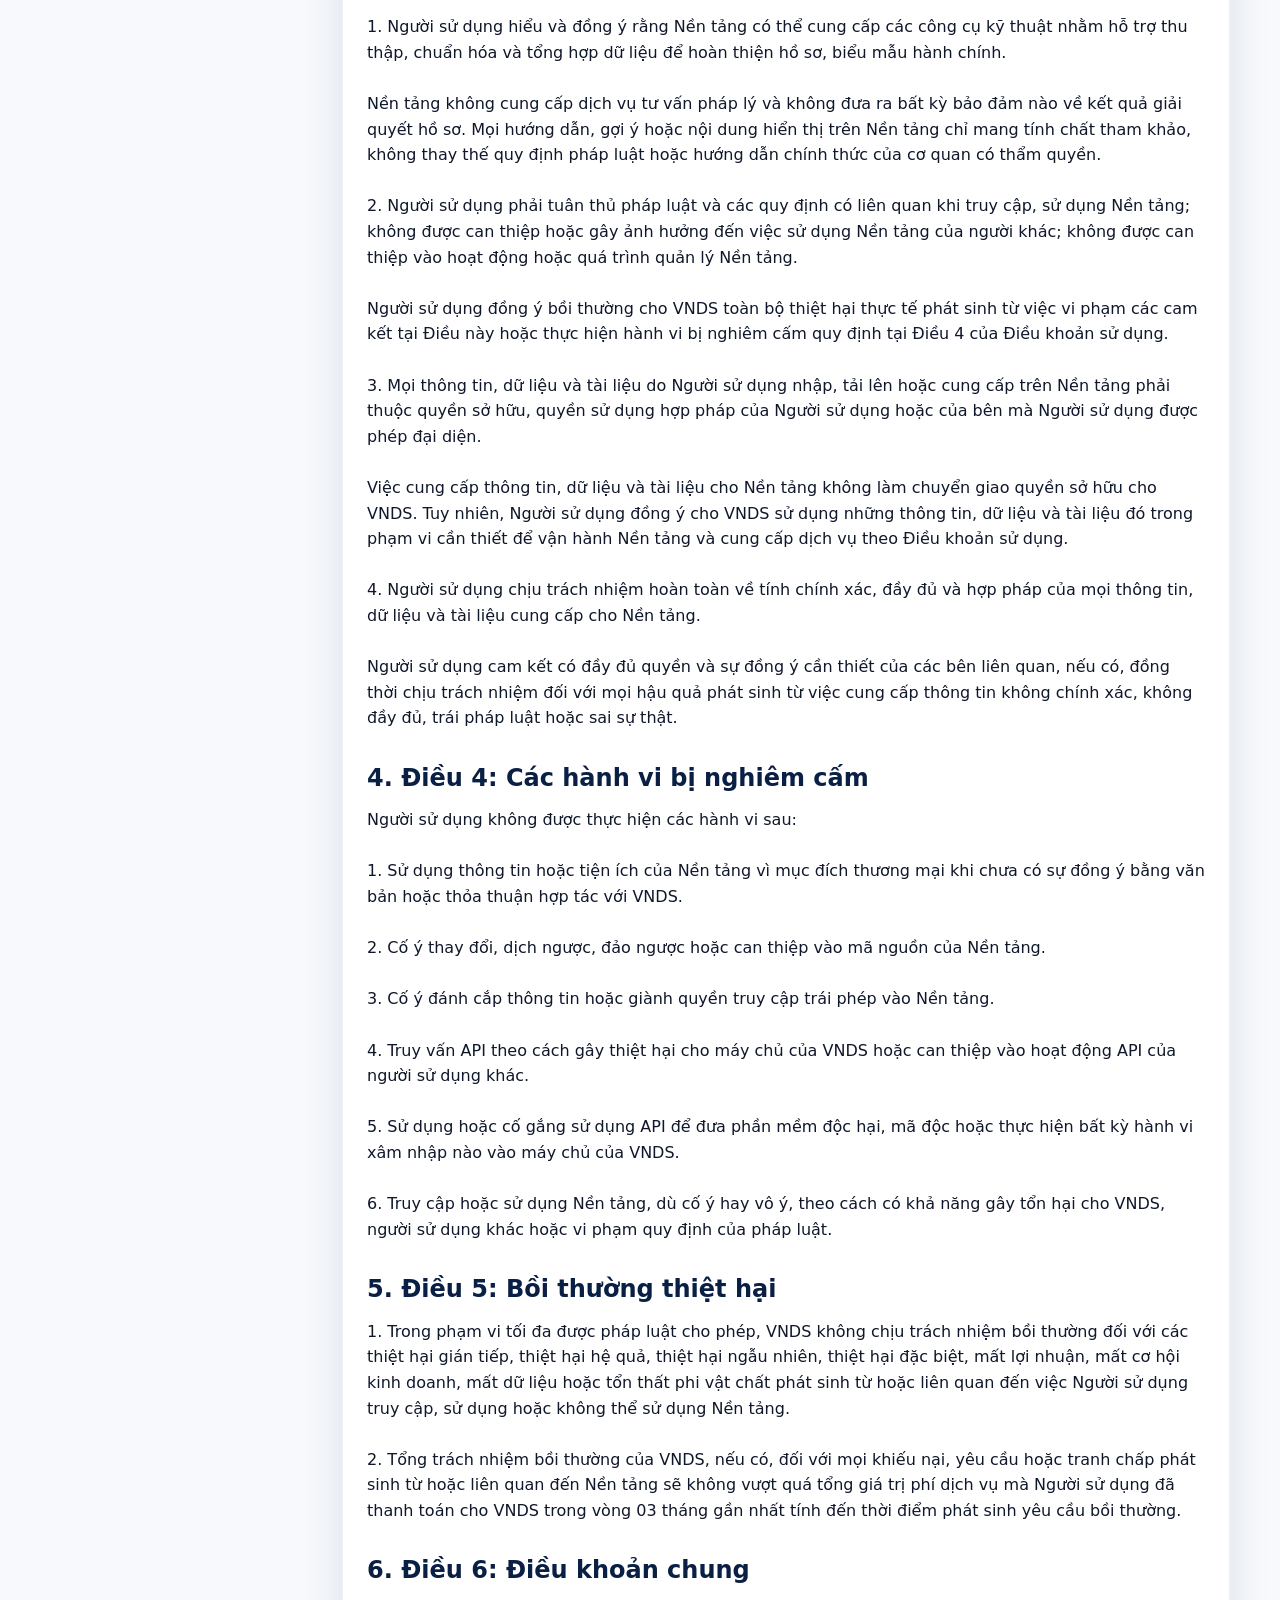
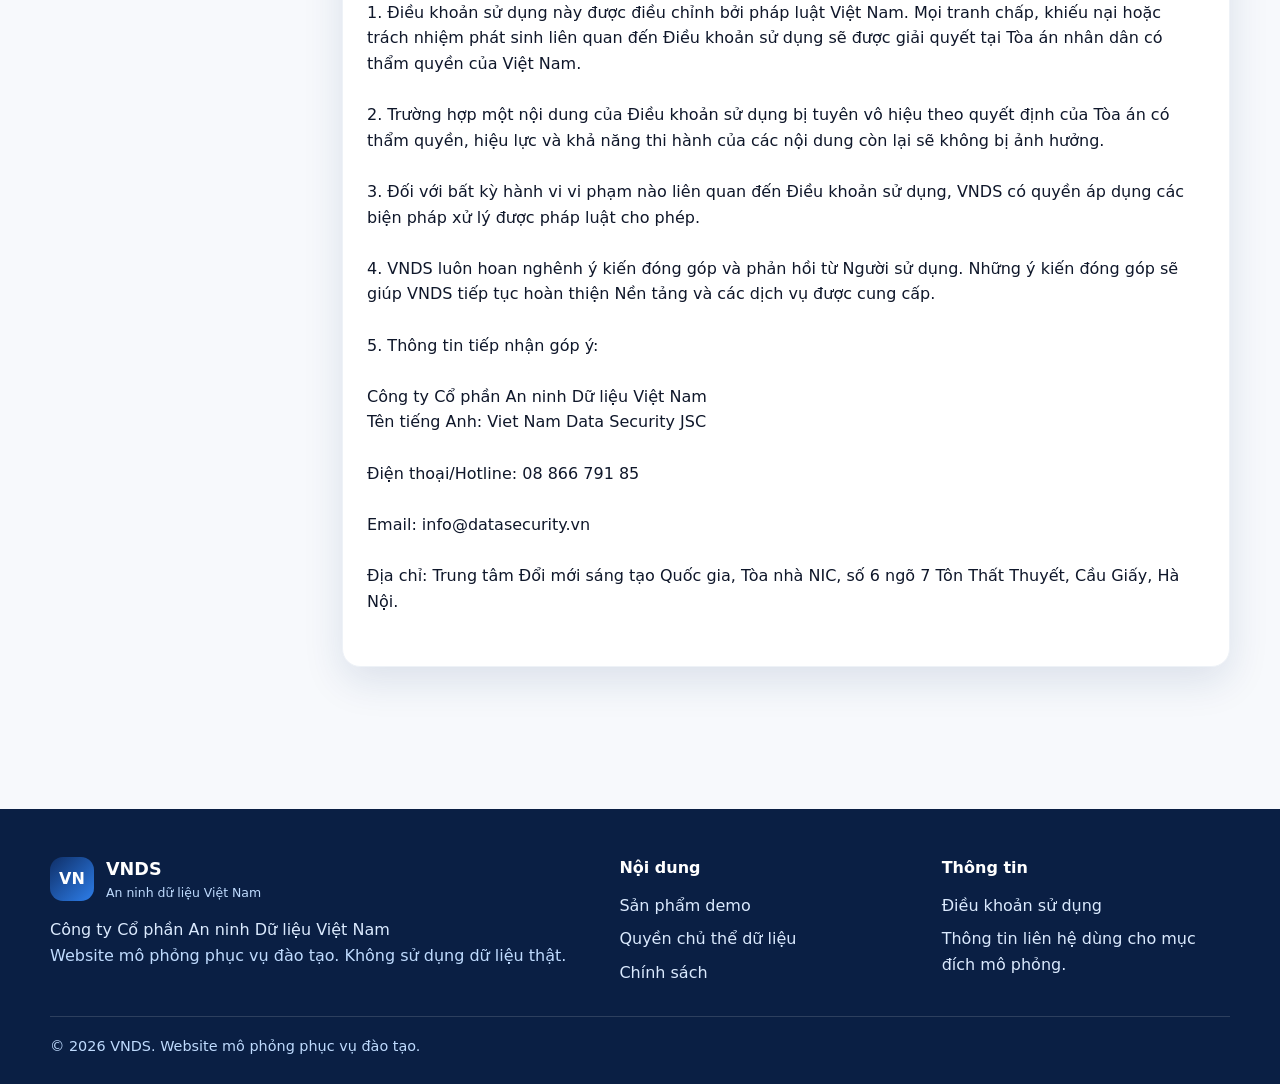
<file: terms.html>
<!doctype html>
<html lang="vi">

<head>
    <meta charset="utf-8">
    <meta name="viewport" content="width=device-width,initial-scale=1">
    <meta name="description" content="Website mô phỏng đào tạo bảo vệ dữ liệu cá nhân của VNDS">
    <title>Điều khoản sử dụng – VNDS</title>
    <link rel="stylesheet" href="css/reset.css">
    <link rel="stylesheet" href="css/variables.css">
    <link rel="stylesheet" href="css/common.css">
    <link rel="stylesheet" href="css/layout.css">
    <link rel="stylesheet" href="css/components.css">
    <link rel="stylesheet" href="css/pages.css">
    <link rel="stylesheet" href="css/responsive.css">
</head>

<body>
    <div data-site-header></div>
    <main>
        <section class="page-hero">
            <div class="container">
                <div class="breadcrumbs"><a href="index.html">Trang chủ</a><span>›</span><span>Điều khoản sử dụng</span>
                </div>
                <h1>Điều khoản sử dụng</h1>
                <p class="section-subtitle">Các điều khoản này chỉ phục vụ hoạt động mô phỏng và đào tạo.</p>
            </div>
        </section>
        <section class="section">
            <div class="container policy-layout">
                <aside class="card policy-toc" id="policyToc"></aside>
                <div class="card policy-content" id="policyContent"></div>
            </div>
        </section>
    </main>
    <div data-site-footer></div>
    <script>document.addEventListener('DOMContentLoaded', () => VNDS_POLICY.render('terms'))</script>
    <script src="js/data.js"></script>
    <script src="js/storage.js"></script>
    <script src="js/utils.js"></script>
    <script src="js/api.js"></script>
    <script src="js/toast.js"></script>
    <script src="js/modal.js"></script>
    <script src="js/layout.js"></script>
    <script src="js/cookie-banner.js"></script>
    <script src="js/settings.js"></script>
    <script src="js/products.js"></script>
    <script src="js/registration.js"></script>
    <script src="js/rights.js"></script>
    <script src="js/right-request.js"></script>
    <script src="js/privacy-policy.js"></script>
    <script src="js/app.js"></script>
</body>

</html>
</file>
<file: css/variables.css>
:root{
  --blue-950:#0a1f44;--blue-900:#0f2f68;--blue-700:#1456b8;--blue-500:#2d7eea;--blue-100:#eaf3ff;
  --cyan-100:#e9fbff;--white:#fff;--gray-50:#f7f9fc;--gray-100:#eef2f7;--gray-300:#cbd5e1;--gray-500:#64748b;--gray-700:#334155;--gray-900:#0f172a;
  --green:#15803d;--green-bg:#ecfdf3;--red:#b42318;--red-bg:#fff1f0;--amber:#b54708;--amber-bg:#fffaeb;
  --shadow:0 14px 40px rgba(15,47,104,.12);--radius:18px;--radius-sm:12px;--container:1180px;
}
</file>
<file: css/common.css>
body{font-family:Inter,ui-sans-serif,system-ui,-apple-system,BlinkMacSystemFont,"Segoe UI",sans-serif;background:var(--gray-50);color:var(--gray-900);line-height:1.6}
.container{width:min(calc(100% - 32px),var(--container));margin-inline:auto}.hidden{display:none!important}.muted{color:var(--gray-500)}.eyebrow{display:inline-flex;align-items:center;gap:8px;padding:7px 12px;border-radius:999px;background:var(--blue-100);color:var(--blue-700);font-size:.86rem;font-weight:700}.section{padding:72px 0}.section-sm{padding:44px 0}.section-title{font-size:clamp(1.75rem,3vw,2.5rem);line-height:1.2;color:var(--blue-950);margin-bottom:12px}.section-subtitle{color:var(--gray-500);max-width:760px}.grid{display:grid;gap:22px}.grid-2{grid-template-columns:repeat(2,minmax(0,1fr))}.grid-3{grid-template-columns:repeat(3,minmax(0,1fr))}
.btn{display:inline-flex;align-items:center;justify-content:center;gap:9px;border:1px solid transparent;border-radius:12px;padding:12px 18px;font-weight:700;transition:.2s;min-height:46px}.btn:hover{transform:translateY(-1px)}.btn:focus-visible,.icon-btn:focus-visible,input:focus-visible,textarea:focus-visible,select:focus-visible,a:focus-visible{outline:3px solid rgba(45,126,234,.28);outline-offset:2px}.btn-primary{background:var(--blue-700);color:white;box-shadow:0 8px 18px rgba(20,86,184,.22)}.btn-primary:hover{background:var(--blue-900)}.btn-secondary{background:white;color:var(--blue-900);border-color:var(--gray-300)}.btn-danger{background:var(--red);color:#fff}.btn-ghost{background:transparent;color:var(--blue-700);padding-inline:10px}.btn:disabled{opacity:.5;cursor:not-allowed;transform:none}.icon-btn{width:42px;height:42px;border-radius:12px;border:1px solid var(--gray-300);background:white;display:grid;place-items:center}
.card{background:white;border:1px solid var(--gray-100);border-radius:var(--radius);box-shadow:var(--shadow);padding:24px}.notice{border-radius:14px;padding:16px 18px;background:var(--blue-100);color:var(--blue-950);border:1px solid #cfe4ff}.notice.warning{background:var(--amber-bg);color:#7a2e0e;border-color:#fedf89}.notice.success{background:var(--green-bg);color:#05603a;border-color:#abefc6}.notice.error{background:var(--red-bg);color:#8a1c13;border-color:#fecdca}.badge{display:inline-flex;padding:5px 10px;border-radius:999px;background:var(--gray-100);font-size:.8rem;font-weight:700;color:var(--gray-700)}
.form-group{display:grid;gap:7px}.form-group label{font-weight:700;color:var(--gray-700)}.form-control{width:100%;border:1px solid var(--gray-300);border-radius:11px;background:white;padding:11px 13px;min-height:46px}.form-control.error{border-color:var(--red);background:var(--red-bg)}textarea.form-control{min-height:120px;resize:vertical}.field-error{color:var(--red);font-size:.86rem;min-height:20px}.checkbox-row{display:flex;align-items:flex-start;gap:10px}.checkbox-row input{margin-top:5px;width:18px;height:18px}.inline-link{border:0;background:none;padding:0;color:var(--blue-700);font-weight:700;text-decoration:underline}
.page-hero{padding:56px 0 38px;background:linear-gradient(135deg,#eef6ff,#f9fcff)}.page-hero h1{font-size:clamp(2rem,4vw,3.2rem);line-height:1.1;color:var(--blue-950);margin:14px 0}.breadcrumbs{display:flex;flex-wrap:wrap;gap:8px;font-size:.92rem;color:var(--gray-500)}.breadcrumbs a{color:var(--blue-700)}
.demo-strip{background:var(--blue-950);color:#dbeafe;text-align:center;padding:9px 16px;font-size:.9rem}

.sr-only{position:absolute!important;width:1px!important;height:1px!important;padding:0!important;margin:-1px!important;overflow:hidden!important;clip:rect(0,0,0,0)!important;white-space:nowrap!important;border:0!important}
</file>
<file: css/layout.css>
.site-header{position:sticky;top:0;z-index:40;background:rgba(255,255,255,.96);backdrop-filter:blur(14px);border-bottom:1px solid var(--gray-100)}.header-inner{height:74px;display:flex;align-items:center;justify-content:space-between;gap:22px}.brand{display:flex;align-items:center;gap:12px}.brand-mark{width:44px;height:44px;border-radius:13px;background:linear-gradient(135deg,var(--blue-900),var(--blue-500));display:grid;place-items:center;color:white;font-weight:900}.brand-text strong{display:block;color:var(--blue-950);font-size:1.1rem}.brand-text span{display:block;color:var(--gray-500);font-size:.78rem}.nav{display:flex;align-items:center;gap:4px}.nav a{padding:10px 12px;border-radius:10px;color:var(--gray-700);font-weight:650}.nav a:hover,.nav a.active{background:var(--blue-100);color:var(--blue-700)}.header-actions{display:flex;align-items:center;gap:10px}.menu-toggle{display:none}.site-footer{background:var(--blue-950);color:#dbeafe;padding:46px 0 26px;margin-top:70px}.footer-grid{display:grid;grid-template-columns:1.3fr .7fr .7fr;gap:34px}.footer-title{color:white;font-weight:800;margin-bottom:12px}.footer-links{display:grid;gap:8px}.footer-links a:hover{color:white}.footer-bottom{margin-top:30px;padding-top:18px;border-top:1px solid rgba(255,255,255,.14);font-size:.9rem;color:#bfdbfe}
</file>
<file: css/components.css>
.hero{padding:82px 0;background:radial-gradient(circle at 80% 20%,#d8ebff 0,transparent 28%),linear-gradient(135deg,#f6fbff,#eef6ff)}.hero-grid{display:grid;grid-template-columns:1.15fr .85fr;align-items:center;gap:48px}.hero h1{font-size:clamp(2.5rem,5vw,4.7rem);line-height:1.04;color:var(--blue-950);margin:18px 0}.hero p{font-size:1.1rem;color:var(--gray-500);max-width:720px}.hero-actions{display:flex;flex-wrap:wrap;gap:12px;margin-top:28px}.hero-visual{min-height:380px;position:relative;display:grid;place-items:center}.shield-orbit{width:250px;height:250px;border-radius:52px;background:linear-gradient(145deg,var(--blue-900),var(--blue-500));box-shadow:0 30px 60px rgba(20,86,184,.28);display:grid;place-items:center;color:white;font-size:90px;transform:rotate(-7deg)}.float-card{position:absolute;background:white;border:1px solid var(--gray-100);box-shadow:var(--shadow);border-radius:16px;padding:14px 16px;font-weight:800;color:var(--blue-950)}.float-a{left:0;top:55px}.float-b{right:0;top:95px}.float-c{left:34px;bottom:28px}.float-d{right:20px;bottom:48px}
.product-card,.right-card{display:flex;flex-direction:column;height:100%}.card-icon{width:52px;height:52px;border-radius:15px;background:var(--blue-100);display:grid;place-items:center;font-size:1.5rem;margin-bottom:18px}.product-card h3,.right-card h3{color:var(--blue-950);font-size:1.2rem;margin:10px 0}.product-card .btn,.right-card .btn{margin-top:auto}.data-list{display:flex;flex-wrap:wrap;gap:7px;margin:14px 0 20px}.data-pill{font-size:.78rem;padding:5px 9px;border-radius:999px;background:var(--gray-100);color:var(--gray-700)}
.modal-backdrop{position:fixed;inset:0;z-index:100;background:rgba(2,12,27,.62);display:grid;place-items:center;padding:18px}.modal{width:min(920px,100%);max-height:92vh;background:white;border-radius:20px;box-shadow:0 30px 90px rgba(0,0,0,.25);display:flex;flex-direction:column}.modal-sm{width:min(520px,100%)}.modal-header{display:flex;align-items:center;justify-content:space-between;gap:16px;padding:20px 22px;border-bottom:1px solid var(--gray-100)}.modal-header h2{color:var(--blue-950)}.modal-body{padding:22px;overflow:auto}.modal-footer{display:flex;justify-content:flex-end;flex-wrap:wrap;gap:10px;padding:16px 22px;border-top:1px solid var(--gray-100)}.tabs{display:flex;gap:6px;border-bottom:1px solid var(--gray-100);padding:0 22px}.tab-btn{border:0;background:none;padding:14px 12px;font-weight:800;color:var(--gray-500);border-bottom:3px solid transparent}.tab-btn.active{color:var(--blue-700);border-bottom-color:var(--blue-700)}.settings-list{display:grid;gap:14px}.setting-row{display:grid;grid-template-columns:1fr 1.5fr auto;gap:12px;align-items:center;padding:14px;border:1px solid var(--gray-100);border-radius:14px}.setting-status{font-size:.82rem}.status-ok{color:var(--green)}.status-error{color:var(--red)}
.toast-container{position:fixed;right:18px;bottom:18px;z-index:150;display:grid;gap:10px;width:min(360px,calc(100% - 36px))}.toast{background:white;border-left:5px solid var(--blue-500);box-shadow:var(--shadow);border-radius:14px;padding:14px 16px;display:grid;grid-template-columns:auto 1fr auto;gap:10px}.toast.success{border-left-color:var(--green)}.toast.error{border-left-color:var(--red)}.toast.warning{border-left-color:var(--amber)}.toast-title{font-weight:900}.toast-close{border:0;background:none;color:var(--gray-500)}
.policy-layout{display:grid;grid-template-columns:260px 1fr;gap:32px}.policy-toc{position:sticky;top:96px;align-self:start}.policy-toc a{display:block;padding:9px 11px;border-radius:9px;color:var(--gray-600)}.policy-toc a:hover{background:var(--blue-100);color:var(--blue-700)}.policy-content article{scroll-margin-top:100px;margin-bottom:28px}.policy-content h2{color:var(--blue-950);margin-bottom:10px}.policy-content ul{list-style:disc;padding-left:22px}.policy-content li+li{margin-top:6px}
.result-grid{display:grid;grid-template-columns:repeat(2,minmax(0,1fr));gap:12px}.result-item{padding:12px;border-radius:12px;background:var(--gray-50)}.result-item strong{display:block;color:var(--gray-500);font-size:.8rem;text-transform:uppercase}.success-mark{width:72px;height:72px;border-radius:50%;background:var(--green-bg);color:var(--green);display:grid;place-items:center;font-size:2rem;margin:0 auto 16px}
.api-config-grid{display:grid;grid-template-columns:repeat(2,minmax(0,1fr));gap:14px}.api-config-grid .full-width{grid-column:1/-1}.api-product-map{display:grid;gap:10px;margin-top:14px}.api-product-row{display:grid;grid-template-columns:minmax(180px,.8fr) minmax(240px,1.2fr);gap:14px;align-items:center;padding:12px;border:1px solid var(--gray-100);border-radius:12px}.api-product-row label{font-weight:800;color:var(--blue-950)}.code-preview{white-space:pre-wrap;word-break:break-word;background:#071426;color:#dbeafe;padding:18px;border-radius:14px;max-height:60vh;overflow:auto;font:13px/1.55 Consolas,Monaco,monospace}
.api-product-row.api-product-row-3{grid-template-columns:minmax(150px,.7fr) minmax(210px,1fr) minmax(210px,1fr)}
</file>
<file: css/pages.css>
.training-grid{grid-template-columns:repeat(5,minmax(0,1fr))}.training-item{text-align:center;padding:18px}.training-item .card-icon{margin-inline:auto}.register-layout{display:grid;grid-template-columns:.72fr 1.28fr;gap:26px;align-items:start}.product-summary{position:sticky;top:96px}.product-summary h2{color:var(--blue-950);margin:10px 0}.form-section{padding:22px;border:1px solid var(--gray-100);border-radius:16px;background:white}.form-section+.form-section{margin-top:18px}.form-section h3{color:var(--blue-950);margin-bottom:16px}.consent-box{display:grid;gap:14px}.right-example{padding:12px;border-radius:12px;background:var(--gray-50);color:var(--gray-700);font-size:.92rem;margin:14px 0 18px}.danger-zone{border:1px solid #fecdca;background:var(--red-bg);border-radius:16px;padding:18px}.danger-actions{display:flex;flex-wrap:wrap;gap:10px;margin-top:14px}.script-status{margin-top:12px}.form-actions{display:flex;justify-content:flex-end;gap:12px;margin-top:22px}.empty-state{text-align:center;padding:40px 20px}.empty-state .card-icon{margin-inline:auto}.not-found{min-height:65vh;display:grid;place-items:center;text-align:center}.not-found h1{font-size:clamp(3rem,10vw,7rem);color:var(--blue-700)}
</file>
<file: css/responsive.css>
@media(max-width:1023px){.nav{position:fixed;top:74px;left:16px;right:16px;background:white;border:1px solid var(--gray-100);border-radius:16px;box-shadow:var(--shadow);padding:12px;display:none;flex-direction:column;align-items:stretch}.nav.open{display:flex}.menu-toggle{display:grid}.header-actions .btn span{display:none}.hero-grid,.register-layout,.policy-layout{grid-template-columns:1fr}.hero-visual{min-height:320px}.product-summary,.policy-toc{position:static}.grid-3{grid-template-columns:repeat(2,minmax(0,1fr))}.training-grid{grid-template-columns:repeat(3,minmax(0,1fr))}.footer-grid{grid-template-columns:1fr 1fr}.setting-row{grid-template-columns:1fr}.policy-toc{display:none}}
@media(max-width:767px){.section{padding:52px 0}.hero{padding:56px 0}.hero h1{font-size:2.55rem}.hero-visual{min-height:280px}.shield-orbit{width:190px;height:190px;font-size:66px}.float-card{font-size:.8rem}.grid-2,.grid-3,.training-grid,.result-grid{grid-template-columns:1fr}.footer-grid{grid-template-columns:1fr}.brand-text span{display:none}.modal-backdrop{padding:0}.modal{max-height:100vh;height:100vh;border-radius:0}.tabs{overflow:auto}.tab-btn{white-space:nowrap}.form-actions,.modal-footer{flex-direction:column}.form-actions .btn,.modal-footer .btn{width:100%}.header-inner{height:68px}.nav{top:68px}}
@media (max-width:767px){.api-config-grid{grid-template-columns:1fr}.api-product-row,.api-product-row.api-product-row-3{grid-template-columns:1fr}.tabs{overflow-x:auto;padding:0 12px}.tab-btn{white-space:nowrap}}
</file>
